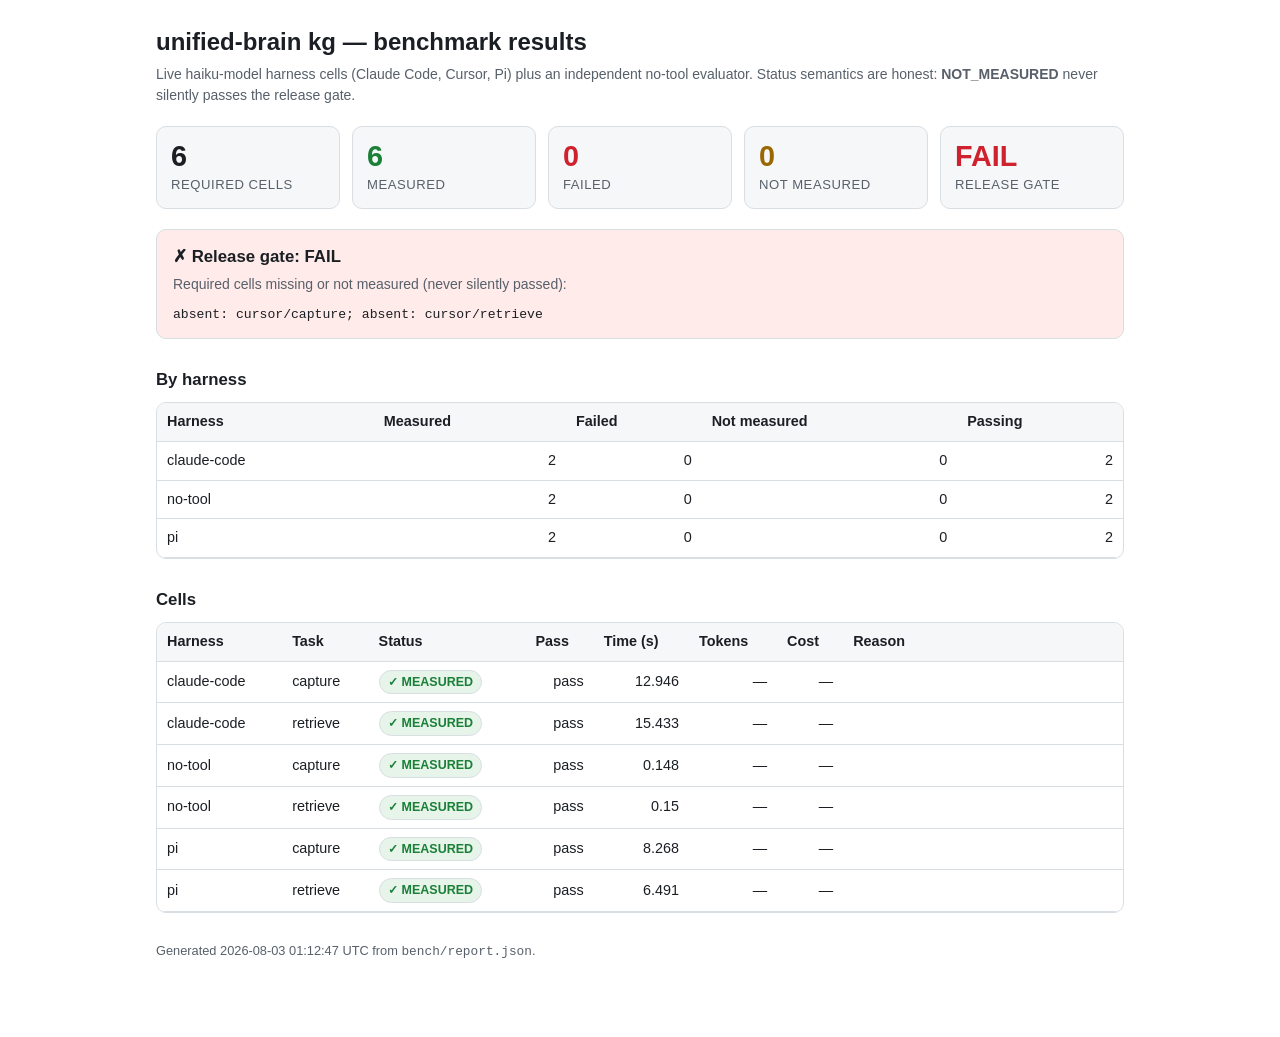
<file: index.html>
<!doctype html>
<html lang="en">
<head>
<meta charset="utf-8">
<meta name="viewport" content="width=device-width, initial-scale=1">
<title>unified-brain kg — benchmark results</title>
<style>
:root {
  --bg:#ffffff; --surface:#f6f7f9; --ink:#1b1f24; --muted:#57606a; --border:#d9dee3;
  --good:#1a7f37; --good-bg:#e6f4ea; --warn:#9a6700; --warn-bg:#fff8c5;
  --crit:#cf222e; --crit-bg:#ffebe9; --radius:10px;
}
@media (prefers-color-scheme: dark) {
  :root {
    --bg:#0d1117; --surface:#161b22; --ink:#e6edf3; --muted:#9198a1; --border:#30363d;
    --good:#3fb950; --good-bg:#0d2818; --warn:#d29922; --warn-bg:#3a2c00;
    --crit:#f85149; --crit-bg:#4a1212;
  }
}
* { box-sizing:border-box; }
body { margin:0; background:var(--bg); color:var(--ink);
  font:14px/1.5 -apple-system,BlinkMacSystemFont,"Segoe UI",Helvetica,Arial,sans-serif; }
main { max-width:1000px; margin:0 auto; padding:24px 16px 64px; }
h1 { font-size:1.5rem; margin:0 0 4px; }
.sub { color:var(--muted); margin:0 0 20px; }
.tiles { display:grid; grid-template-columns:repeat(auto-fit,minmax(150px,1fr)); gap:12px; margin-bottom:20px; }
.tile { background:var(--surface); border:1px solid var(--border); border-radius:var(--radius); padding:14px; }
.tile-value { font-size:1.8rem; font-weight:650; line-height:1.1; }
.tile-label { color:var(--muted); font-size:.82rem; margin-top:2px; text-transform:uppercase; letter-spacing:.04em; }
.tile-good .tile-value { color:var(--good); }
.tile-warning .tile-value { color:var(--warn); }
.tile-critical .tile-value { color:var(--crit); }
.gate { border-radius:var(--radius); padding:14px 16px; margin-bottom:20px; border:1px solid var(--border); }
.gate-good { background:var(--good-bg); }
.gate-critical { background:var(--crit-bg); }
.gate h2 { margin:0 0 4px; font-size:1.05rem; }
.gate p { margin:0; color:var(--muted); }
.gate-detail { white-space:pre-wrap; word-break:break-word; margin:10px 0 0; font-size:.82rem; }
section h2 { font-size:1.05rem; margin:0 0 10px; }
.table-wrap { overflow-x:auto; border:1px solid var(--border); border-radius:var(--radius); }
table { border-collapse:collapse; width:100%; font-size:.9rem; }
th,td { text-align:left; padding:8px 10px; border-bottom:1px solid var(--border); white-space:nowrap; }
th { background:var(--surface); font-weight:600; position:sticky; top:0; }
td.num { font-variant-numeric:tabular-nums; text-align:right; }
td.reason { white-space:normal; min-width:220px; color:var(--muted); }
.badge { display:inline-flex; gap:4px; align-items:center; padding:2px 8px; border-radius:999px;
  font-size:.78rem; font-weight:600; border:1px solid var(--border); }
.badge-good { color:var(--good); background:var(--good-bg); }
.badge-warning { color:var(--warn); background:var(--warn-bg); }
.badge-critical { color:var(--crit); background:var(--crit-bg); }
.badge-muted { color:var(--muted); background:var(--surface); }
.harness { margin-top:28px; }
.footer { color:var(--muted); font-size:.8rem; margin-top:28px; }
</style>
</head>
<body>
<main>
<h1>unified-brain kg — benchmark results</h1>
<p class="sub">Live haiku-model harness cells (Claude Code, Cursor, Pi) plus an independent no-tool evaluator. Status semantics are honest: <strong>NOT_MEASURED</strong> never silently passes the release gate.</p>
<div class="tiles"><div class="tile tile-muted"><div class="tile-value">6</div><div class="tile-label">Required cells</div></div><div class="tile tile-good"><div class="tile-value">6</div><div class="tile-label">Measured</div></div><div class="tile tile-critical"><div class="tile-value">0</div><div class="tile-label">Failed</div></div><div class="tile tile-warning"><div class="tile-value">0</div><div class="tile-label">Not measured</div></div><div class="tile tile-critical"><div class="tile-value">FAIL</div><div class="tile-label">Release gate</div></div></div>
<section class="gate gate-critical"><h2>✗ Release gate: FAIL</h2><p>Required cells missing or not measured (never silently passed):</p><pre class="gate-detail">absent: cursor/capture; absent: cursor/retrieve</pre></section>
<section class="harness">
<h2>By harness</h2>
<div class="table-wrap">
<table>
<thead><tr><th>Harness</th><th>Measured</th><th>Failed</th><th>Not measured</th><th>Passing</th></tr></thead>
<tbody><tr><td>claude-code</td><td class="num">2</td><td class="num">0</td><td class="num">0</td><td class="num">2</td></tr><tr><td>no-tool</td><td class="num">2</td><td class="num">0</td><td class="num">0</td><td class="num">2</td></tr><tr><td>pi</td><td class="num">2</td><td class="num">0</td><td class="num">0</td><td class="num">2</td></tr></tbody>
</table>
</div>
</section>
<section class="harness">
<h2>Cells</h2>
<div class="table-wrap">
<table>
<thead><tr><th>Harness</th><th>Task</th><th>Status</th><th>Pass</th><th>Time (s)</th><th>Tokens</th><th>Cost</th><th>Reason</th></tr></thead>
<tbody><tr><td>claude-code</td><td>capture</td><td><span class="badge badge-good"><span aria-hidden="true">✓</span> MEASURED</span></td><td class="num">pass</td><td class="num">12.946</td><td class="num">—</td><td class="num">—</td><td class="reason"></td></tr><tr><td>claude-code</td><td>retrieve</td><td><span class="badge badge-good"><span aria-hidden="true">✓</span> MEASURED</span></td><td class="num">pass</td><td class="num">15.433</td><td class="num">—</td><td class="num">—</td><td class="reason"></td></tr><tr><td>no-tool</td><td>capture</td><td><span class="badge badge-good"><span aria-hidden="true">✓</span> MEASURED</span></td><td class="num">pass</td><td class="num">0.148</td><td class="num">—</td><td class="num">—</td><td class="reason"></td></tr><tr><td>no-tool</td><td>retrieve</td><td><span class="badge badge-good"><span aria-hidden="true">✓</span> MEASURED</span></td><td class="num">pass</td><td class="num">0.15</td><td class="num">—</td><td class="num">—</td><td class="reason"></td></tr><tr><td>pi</td><td>capture</td><td><span class="badge badge-good"><span aria-hidden="true">✓</span> MEASURED</span></td><td class="num">pass</td><td class="num">8.268</td><td class="num">—</td><td class="num">—</td><td class="reason"></td></tr><tr><td>pi</td><td>retrieve</td><td><span class="badge badge-good"><span aria-hidden="true">✓</span> MEASURED</span></td><td class="num">pass</td><td class="num">6.491</td><td class="num">—</td><td class="num">—</td><td class="reason"></td></tr></tbody>
</table>
</div>
</section>
<p class="footer">Generated 2026-08-03 01:12:47 UTC from <code>bench/report.json</code>.</p>
</main>
</body>
</html>
</file>
